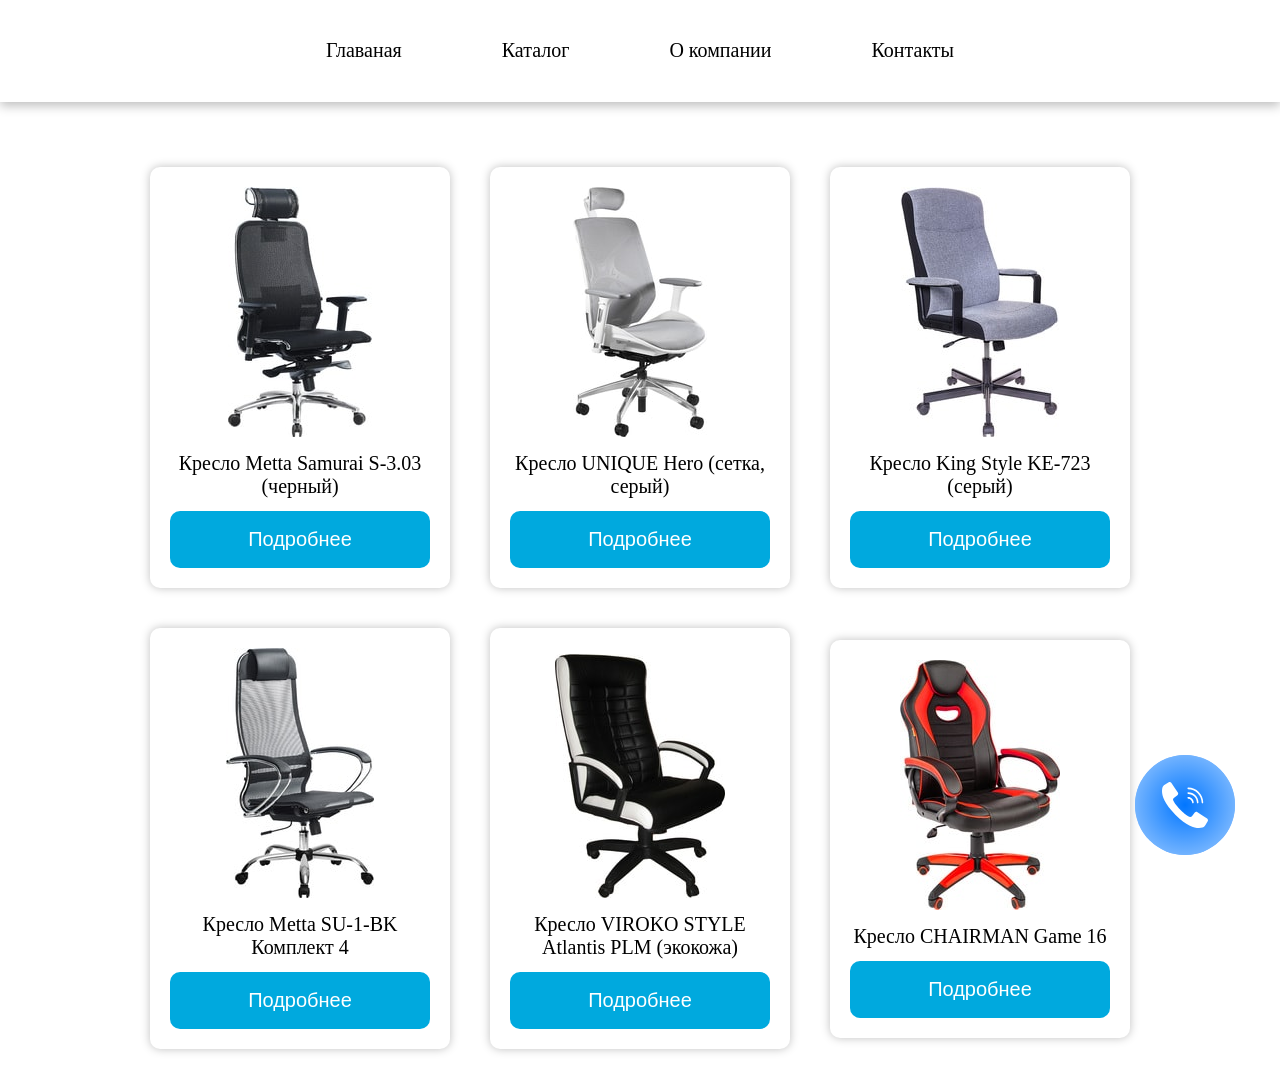
<file: pr10_mod3/index.html>
<!doctype html>
<html lang="en">
<head>
    <meta charset="UTF-8">
    <meta name="viewport"
          content="width=device-width, user-scalable=no, initial-scale=1.0, maximum-scale=1.0, minimum-scale=1.0">
    <meta http-equiv="X-UA-Compatible" content="ie=edge">
    <title>pr2_mod3</title>
    <link rel="stylesheet" href="css/style.css">
</head>
<body>
<header class="header">
        <nav class="menu">
            <ul>
                <li>
                    <a href="#">Главаная</a>
                </li>
                <li>
                    <a href="#">Каталог</a>
                </li>
                <li>
                    <a href="#">О компании</a>
                </li>
                <li>
                    <a href="#">Контакты</a>
                </li>
            </ul>
        </nav>
</header>
<section class="products">
<div class="container">
    <div class="product">
        <div class="product-image">
            <img src="assets/img/image%201.png">
        </div>
        <div class="product-text">Кресло Metta Samurai S-3.03 (черный)</div>
        <div class="product-action">
            <button class="button"><span>Подробнее</span></button>
        </div>
    </div>
    <div class="product">
        <div class="product-image">
            <img src="assets/img/image%202.png">
        </div>
        <div class="product-text">Кресло UNIQUE Hero
            (сетка, серый)
        </div>
        <div class="product-action">
            <button class="button"><span>Подробнее</span></button>
        </div>
    </div>
    <div class="product">
        <div class="product-image">
            <img src="assets/img/image%203.png">
        </div>
        <div class="product-text">Кресло King Style KE-723 (серый)</div>
        <div class="product-action">
            <button class="button"><span>Подробнее</span></button>
        </div>
    </div>
    <div class="product">
        <div class="product-image">
            <img src="assets/img/image%204.png">
        </div>
        <div class="product-text">Кресло Metta SU-1-BK Комплект 4</div>
        <div class="product-action">
            <button class="button"><span>Подробнее</span></button>
        </div>
    </div>
    <div class="product">
        <div class="product-image">
            <img src="assets/img/image%205.png">
        </div>
        <div class="product-text">Кресло VIROKO STYLE Atlantis PLM (экокожа)</div>
        <div class="product-action">
            <button class="button"><span>Подробнее</span></button>
        </div>
    </div>
    <div class="product">
        <div class="product-image">
            <img src="assets/img/image%206.png">
        </div>
        <div class="product-text">Кресло CHAIRMAN Game 16</div>
        <div class="product-action">
            <button class="button"><span>Подробнее</span></button>
        </div>
    </div>
</div>
</section>
<div class="phone">
    <svg width="46" height="46" viewBox="0 0 46 46" fill="none" xmlns="http://www.w3.org/2000/svg">
        <g clip-path="url(#clip0_1_35)">
            <path d="M45.106 36.5774L40.0064 33.1774L35.473 30.1557C34.5981 29.5736 33.4224 29.7644 32.7765 30.5935L29.9713 34.1997C29.3688 34.9822 28.2848 35.2071 27.4207 34.7287C25.5173 33.6699 23.2665 32.673 18.3001 27.7003C13.3338 22.7276 12.3305 20.4831 11.2718 18.5797C10.7933 17.7156 11.0182 16.6317 11.8007 16.0292L15.4069 13.224C16.2359 12.5782 16.4268 11.4025 15.8447 10.5275L12.9159 6.13374L9.42306 0.894476C8.82857 0.00269714 7.63851 -0.265034 6.71942 0.286151L2.69123 2.70274C1.60261 3.34413 0.80238 4.37983 0.456306 5.59514C-0.645255 9.61137 -0.867346 18.471 13.3314 32.6698C27.5301 46.8685 36.389 46.6457 40.4052 45.5441C41.6205 45.1981 42.6562 44.3978 43.2976 43.3091L45.7142 39.281C46.2655 38.3618 45.9977 37.1719 45.106 36.5774Z" fill="white" />
            <path d="M26.1721 7.13775C33.6148 7.14601 39.6464 13.1775 39.6547 20.6204C39.6547 21.0583 40.0097 21.4135 40.4478 21.4135C40.8858 21.4135 41.2409 21.0584 41.2409 20.6204C41.2318 12.3019 34.4906 5.56074 26.1722 5.55157C25.7342 5.55157 25.379 5.90663 25.379 6.34471C25.3789 6.7826 25.734 7.13775 26.1721 7.13775Z" fill="white" />
            <path d="M26.172 11.8963C30.9879 11.9019 34.8904 15.8045 34.896 20.6203C34.896 21.0582 35.2511 21.4134 35.6892 21.4134C36.1272 21.4134 36.4823 21.0583 36.4823 20.6203C36.4758 14.9288 31.8636 10.3166 26.172 10.31C25.7341 10.31 25.3789 10.6651 25.3789 11.1031C25.3789 11.5412 25.734 11.8963 26.172 11.8963Z" fill="white" />
            <path d="M26.1721 16.6548C28.3611 16.6574 30.1349 18.4313 30.1375 20.6203C30.1375 21.0583 30.4926 21.4134 30.9307 21.4134C31.3687 21.4134 31.7238 21.0584 31.7238 20.6203C31.7203 17.5557 29.2368 15.0722 26.1722 15.0687C25.7342 15.0687 25.379 15.4237 25.379 15.8618C25.3789 16.2998 25.734 16.6548 26.1721 16.6548Z" fill="white" />
        </g>
        <defs>
            <clipPath id="clip0_1_35">
                <rect width="46" height="46" fill="white" />
            </clipPath>
        </defs>
    </svg>
</div>
</body>
</html>
</file>
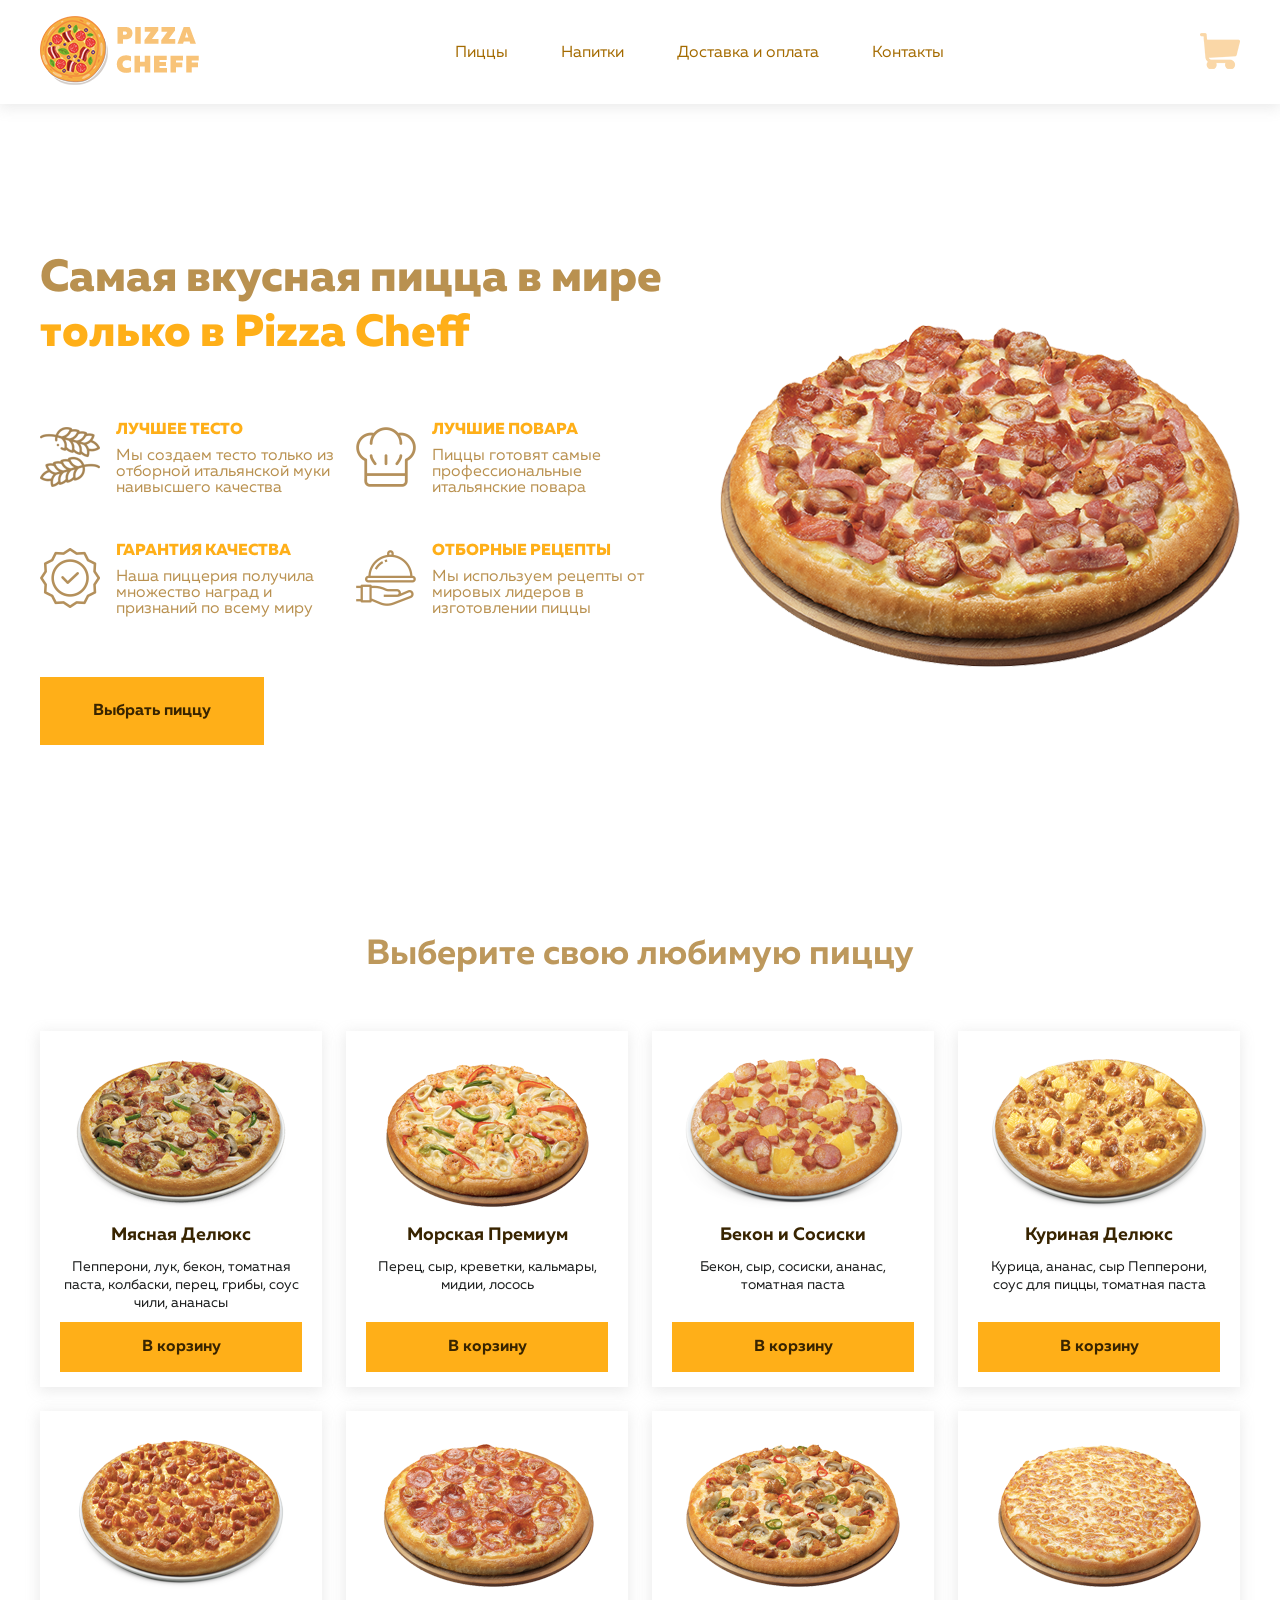
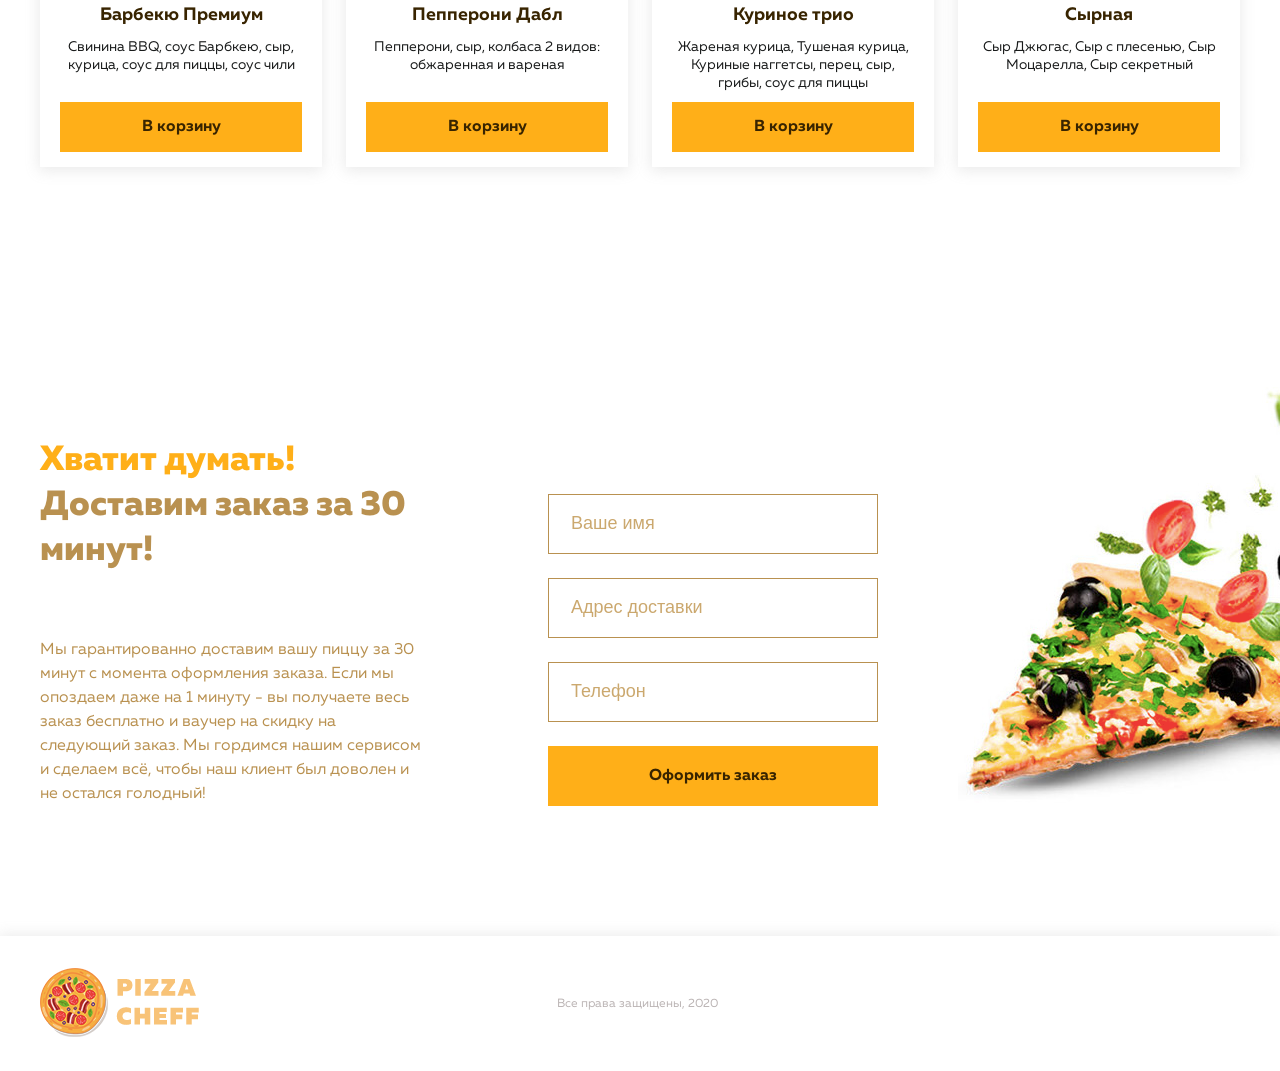
<file: pr8_mod3/index.html>
<!doctype html>
<html lang="en">
<head>
    <meta charset="UTF-8">
    <meta name="viewport"
          content="width=device-width, user-scalable=no, initial-scale=1.0, maximum-scale=1.0, minimum-scale=1.0">
    <meta http-equiv="X-UA-Compatible" content="ie=edge">
    <title>pr7_mod3</title>
    <link rel="stylesheet" href="css/style.css">
    <link rel="stylesheet" href="css/adaptive.css">
    <meta name="viewport" content="width=device-width, initial-scale=1.0">
</head>
<body>
<header class="header">
    <div class="container">
        <div class="burger" id="burger">
            <svg id="Layer_1" enable-background="new 0 0 512 512" height="512" viewBox="0 0 512 512" width="512"
                 xmlns="http://www.w3.org/2000/svg">
                <path d="m464.883 64.267h-417.766c-25.98 0-47.117 21.136-47.117 47.149 0 25.98 21.137 47.117 47.117 47.117h417.766c25.98 0 47.117-21.137 47.117-47.117 0-26.013-21.137-47.149-47.117-47.149z"/>
                <path d="m464.883 208.867h-417.766c-25.98 0-47.117 21.136-47.117 47.149 0 25.98 21.137 47.117 47.117 47.117h417.766c25.98 0 47.117-21.137 47.117-47.117 0-26.013-21.137-47.149-47.117-47.149z"/>
                <path d="m464.883 353.467h-417.766c-25.98 0-47.117 21.137-47.117 47.149 0 25.98 21.137 47.117 47.117 47.117h417.766c25.98 0 47.117-21.137 47.117-47.117 0-26.012-21.137-47.149-47.117-47.149z"/>
            </svg>
        </div>
        <div class="logo">
            <img src="assets/images/logo.png" alt="logo">
        </div>
        <nav class="menu" id="menu">
            <div class="close">
                <svg version="1.1" id="Layer_1" xmlns="http://www.w3.org/2000/svg"
                     xmlns:xlink="http://www.w3.org/1999/xlink" x="0px" y="0px"
                     viewBox="0 0 492 492" style="enable-background:new 0 0 492 492;" xml:space="preserve">
<g>
	<g>
		<path d="M300.188,246L484.14,62.04c5.06-5.064,7.852-11.82,7.86-19.024c0-7.208-2.792-13.972-7.86-19.028L468.02,7.872
			c-5.068-5.076-11.824-7.856-19.036-7.856c-7.2,0-13.956,2.78-19.024,7.856L246.008,191.82L62.048,7.872
			c-5.06-5.076-11.82-7.856-19.028-7.856c-7.2,0-13.96,2.78-19.02,7.856L7.872,23.988c-10.496,10.496-10.496,27.568,0,38.052
			L191.828,246L7.872,429.952c-5.064,5.072-7.852,11.828-7.852,19.032c0,7.204,2.788,13.96,7.852,19.028l16.124,16.116
			c5.06,5.072,11.824,7.856,19.02,7.856c7.208,0,13.968-2.784,19.028-7.856l183.96-183.952l183.952,183.952
			c5.068,5.072,11.824,7.856,19.024,7.856h0.008c7.204,0,13.96-2.784,19.028-7.856l16.12-16.116
			c5.06-5.064,7.852-11.824,7.852-19.028c0-7.204-2.792-13.96-7.852-19.028L300.188,246z"/>
	</g>
</g>
</svg>
            </div>
            <ul>
                <li class="menu-item">
                    <a href="#products">Пиццы</a>
                </li>
                <li class="menu-item">
                    <a href="#">Напитки</a>
                </li>
                <li class="menu-item">
                    <a href="#order">Доставка и оплата</a>
                </li>
                <li class="menu-item">
                    <a href="#">Контакты</a>
                </li>
            </ul>
        </nav>
        <div class="cart">
            <img src="assets/images/cart.png" alt="cart">
        </div>
    </div>
</header>
<section class="main">
    <div class="container">
        <div class="main-info">
            <h1 class="double-title">
                Самая вкусная пицца в мире
                <span>только в Pizza Cheff</span>
            </h1>
            <div class="main-advantages">
                <div class="advantage">
                    <div class="advantage-image">
                        <img src="assets/images/hop.png" alt="hop">
                    </div>
                    <div class="advantage-text">
                        <div class="advantage-title">Лучшее тесто</div>
                        <div class="advantage-description">Мы создаем тесто только из
                            отборной итальянской муки
                            наивысшего качества
                        </div>
                    </div>
                </div>
                <div class="advantage">
                    <div class="advantage-image">
                        <img src="assets/images/kitchen-pack.png" alt="kitchen-pack">
                    </div>
                    <div class="advantage-text">
                        <div class="advantage-title">лучшие повара</div>
                        <div class="advantage-description">Пиццы готовят самые
                            профессиональные
                            итальянские повара
                        </div>
                    </div>
                </div>
                <div class="advantage">
                    <div class="advantage-image">
                        <img src="assets/images/seo-and-web.png" alt="seo-and-web">
                    </div>
                    <div class="advantage-text">
                        <div class="advantage-title">гарантия качества</div>
                        <div class="advantage-description">Наша пиццерия получила
                            множество наград и
                            признаний по всему миру
                        </div>
                    </div>
                </div>
                <div class="advantage">
                    <div class="advantage-image">
                        <img src="assets/images/holidays.png" alt="holidays">
                    </div>
                    <div class="advantage-text">
                        <div class="advantage-title">отборные рецепты</div>
                        <div class="advantage-description">Мы используем рецепты
                            от мировых лидеров
                            в изготовлении пиццы
                        </div>
                    </div>
                </div>
            </div>
            <div class="main-action">
                <button class="btn">Выбрать пиццу</button>
            </div>
        </div>
        <div class="main-image">
            <img src="assets/images/pizza_big.png" alt="pizza">
        </div>
    </div>
</section>
<section class="products" id="products">
    <div class="container">
        <h2 class="products-title">Выберите свою любимую пиццу </h2>
        <div class="products-items">
            <div class="product">
                <div class="product-image">
                    <img src="assets/images/Layer%202.png" alt="Layer">
                </div>
                <div class="product-title">Мясная Делюкс</div>
                <div class="product-text">Пепперони, лук, бекон, томатная паста, колбаски, перец, грибы, соус чили,
                    ананасы
                </div>
                <div class="product-action">
                    <button class="btn">В корзину</button>
                </div>
            </div>
            <div class="product">
                <div class="product-image">
                    <img src="assets/images/Layer%203.png" alt="Layer">
                </div>
                <div class="product-title">Морская Премиум</div>
                <div class="product-text">Перец, сыр, креветки, кальмары, мидии, лосось</div>
                <div class="product-action">
                    <button class="btn">В корзину</button>
                </div>
            </div>
            <div class="product">
                <div class="product-image">
                    <img src="assets/images/Layer%204.png" alt="Layer">
                </div>
                <div class="product-title">Бекон и Сосиски</div>
                <div class="product-text">Бекон, сыр, сосиски, ананас, томатная паста</div>
                <div class="product-action">
                    <button class="btn">В корзину</button>
                </div>
            </div>
            <div class="product">
                <div class="product-image">
                    <img src="assets/images/Layer%205.png" alt="Layer">
                </div>
                <div class="product-title">Куриная Делюкс</div>
                <div class="product-text">Курица, ананас, сыр Пепперони, соус для пиццы, томатная паста</div>
                <div class="product-action">
                    <button class="btn">В корзину</button>
                </div>
            </div>
            <div class="product">
                <div class="product-image">
                    <img src="assets/images/Layer%206.png" alt="Layer">
                </div>
                <div class="product-title">Барбекю Премиум</div>
                <div class="product-text">Свинина BBQ, соус Барбкею, сыр, курица, соус для пиццы, соус чили</div>
                <div class="product-action">
                    <button class="btn">В корзину</button>
                </div>
            </div>
            <div class="product">
                <div class="product-image">
                    <img src="assets/images/Layer%207.png" alt="Layer">
                </div>
                <div class="product-title">Пепперони Дабл</div>
                <div class="product-text">Пепперони, сыр, колбаса 2 видов: обжаренная и вареная</div>
                <div class="product-action">
                    <button class="btn">В корзину</button>
                </div>
            </div>
            <div class="product">
                <div class="product-image">
                    <img src="assets/images/Layer%208.png" alt="Layer">
                </div>
                <div class="product-title">Куриное трио</div>
                <div class="product-text">Жареная курица, Тушеная курица, Куриные наггетсы, перец, сыр, грибы, соус для
                    пиццы
                </div>
                <div class="product-action">
                    <button class="btn">В корзину</button>
                </div>
            </div>
            <div class="product">
                <div class="product-image">
                    <img src="assets/images/Layer%209.png" alt="Layer">
                </div>
                <div class="product-title">Сырная</div>
                <div class="product-text">Сыр Джюгас, Сыр с плесенью, Сыр Моцарелла, Сыр секретный</div>
                <div class="product-action">
                    <button class="btn">В корзину</button>
                </div>
            </div>
        </div>
    </div>
</section>
<section class="order" id="order">
    <div class="container">
        <div class="order-text">
            <div class="order-text-title double-title">
                <span>Хватит думать!</span>Доставим заказ за 30 минут!
            </div>
            <div class="order-text-message">
                Мы гарантированно доставим вашу пиццу за 30 минут с момента оформления заказа. Если мы опоздаем даже на
                1 минуту - вы получаете весь заказ бесплатно и ваучер на скидку на следующий заказ. Мы гордимся нашим
                сервисом и сделаем всё, чтобы наш клиент был доволен и не остался голодный!
            </div>
        </div>
        <div class="order-form">
            <input type="text" class="order-input" placeholder="Ваше имя">
            <input type="text" class="order-input" placeholder="Адрес доставки">
            <input type="text" class="order-input" placeholder="Телефон">
            <button class="btn">Оформить заказ</button>
        </div>
        <div class="order-image">
            <img src="assets/images/pizza.png" alt="pizza">
        </div>
    </div>
</section>
<footer class="footer">
    <div class="container">
        <div class="logo">
            <img src="assets/images/logo.png" alt="logo">
        </div>
        <div class="rights">Все права защищены, 2020</div>
    </div>
</footer>
<script>
    document.getElementById('burger').onclick = function () {
        document.getElementById('menu').classList.add('open');
    }

    document.querySelectorAll('#menu').forEach((item) => {
        item.onclick = () => {
            document.getElementById('menu').classList.remove('open');
        }
    })
</script>
</body>
</html>
</file>
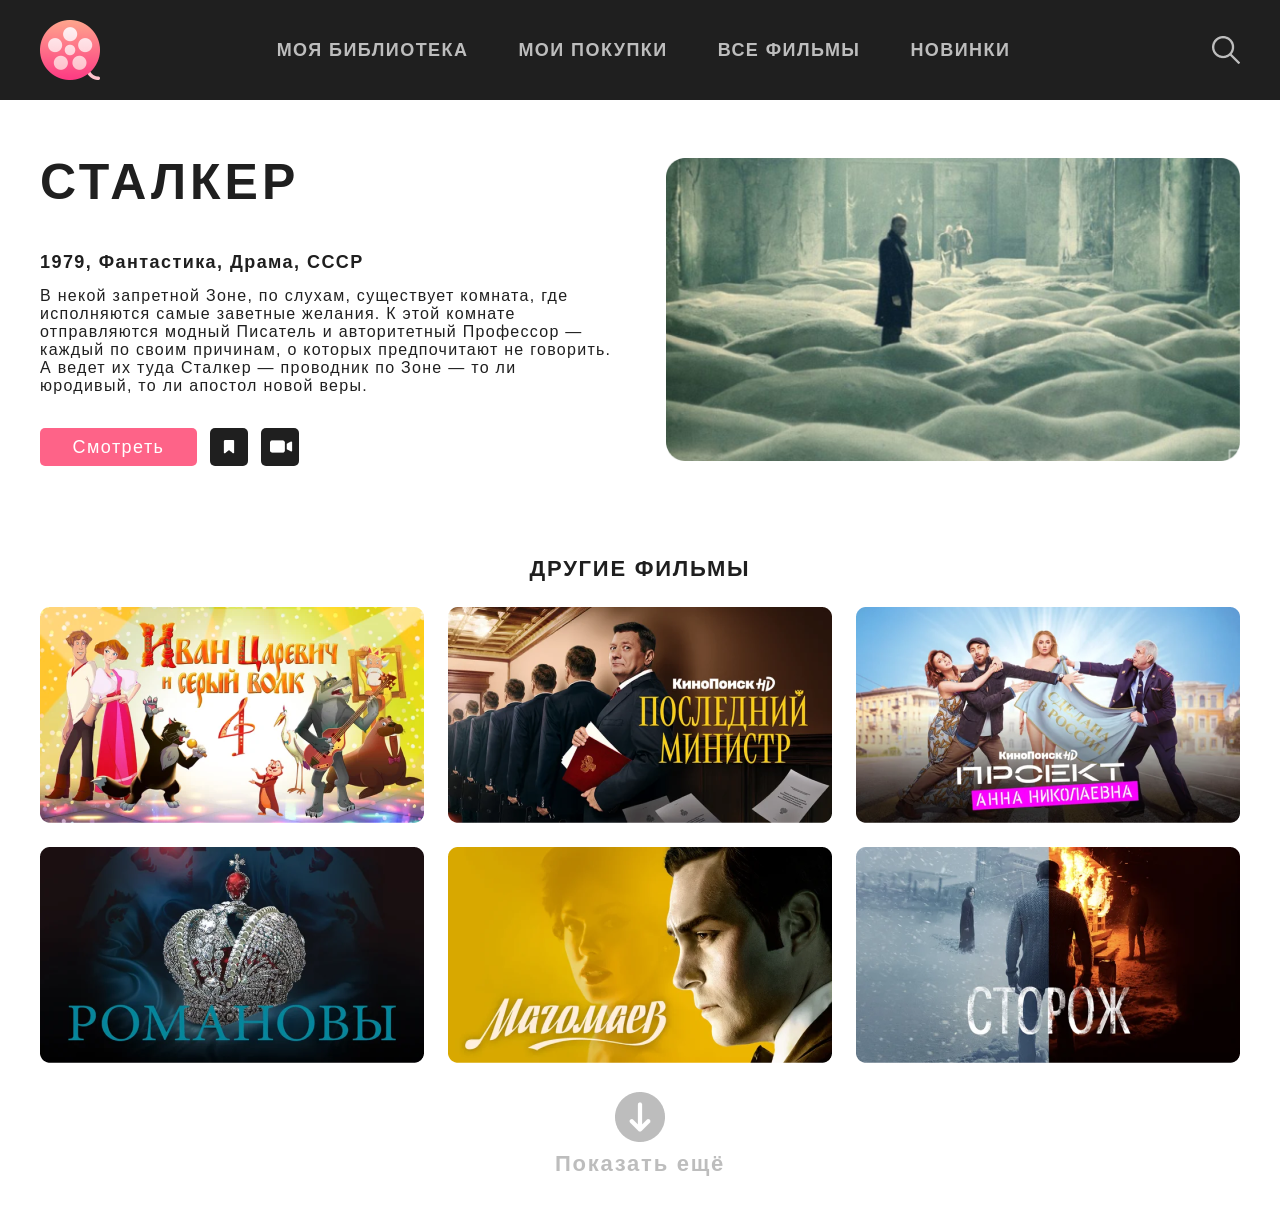
<file: pr9_mod3/index.html>
<!doctype html>
<html lang="en">
<head>
    <meta charset="UTF-8">
    <meta name="viewport"
          content="width=device-width, user-scalable=no, initial-scale=1.0, maximum-scale=1.0, minimum-scale=1.0">
    <meta http-equiv="X-UA-Compatible" content="ie=edge">
    <title>pr2_mod3</title>
    <link rel="stylesheet" href="css/style.css">
    <link rel="stylesheet" href="css/adaptive.css">
    <meta name="viewport" content="width=device-width, initial-scale=1">
</head>
<body>
<header class="header">
    <div class="container">
        <div class="burger">☰</div>
        <a href="#" class="logo">
            <img src="assets/img/technology.png" alt="logo">
        </a>
        <nav class="menu">
            <ul>
                <li>
                    <a href="#">моя библиотека</a>
                </li>
                <li>
                    <a href="#">мои покупки</a>
                </li>
                <li>
                    <a href="#">Все фильмы</a>
                </li>
                <li>
                    <a href="#">Новинки</a>
                </li>
            </ul>
        </nav>
        <a href="#" class="header-search">
            <img src="assets/img/icon.png" alt="vector">
        </a>
    </div>
</header>
<section class="main">
    <div class="container">
        <h1>Сталкер</h1>
        <div class="main-info-text">1979, фантастика, драма, СССР
        </div>
        <div class="main-info-description">В некой запретной Зоне, по слухам, существует комната, где исполняются самые
            заветные желания. К этой комнате отправляются модный Писатель и авторитетный Профессор — каждый по своим
            причинам, о которых предпочитают не говорить. А ведет их туда Сталкер — проводник по Зоне — то ли юродивый,
            то ли апостол новой веры.
        </div>
        <div class="main-img">
            <img src="assets/img/stalker.png" alt="сталкер">
        </div>

    <div class="main-actions">
        <a href="#" class="button button-pink">Смотреть</a>
        <a href="#" class="button button-black button-black-bookmark"><img src="assets/img/bookmark.png" alt="закладка"></a>
        <a href="#" class="button button-black button-black-camera"><img src="assets/img/camera.png" alt="камера"></a>
    </div>
    </div>

</section>
<section class="films">
    <div class="container">
        <h2>
            Другие фильмы
        </h2>
        <div class="films-items">
            <a href="#" class="films-item">
                <img src="assets/img/image1.png" alt="film1">
            </a>
            <a href="#" class="films-item">
                <img src="assets/img/image2.png" alt="film2">
            </a>
            <a href="#" class="films-item">
                <img src="assets/img/image3.png" alt="film3">
            </a>
            <a href="#" class="films-item">
                <img src="assets/img/image4.png" alt="film4">
            </a>
            <a href="#" class="films-item">
                <img src="assets/img/image5.png" alt="film5">
            </a>
            <a href="#" class="films-item">
                <img src="assets/img/image6.png" alt="film6">
            </a>
        </div>
        <div class="films-more">
            <img src="assets/img/arrows.png" alt="стелка">
            <div class="show-more">Показать ещё</div>
        </div>
    </div>
</section>
</body>
</html>
</file>
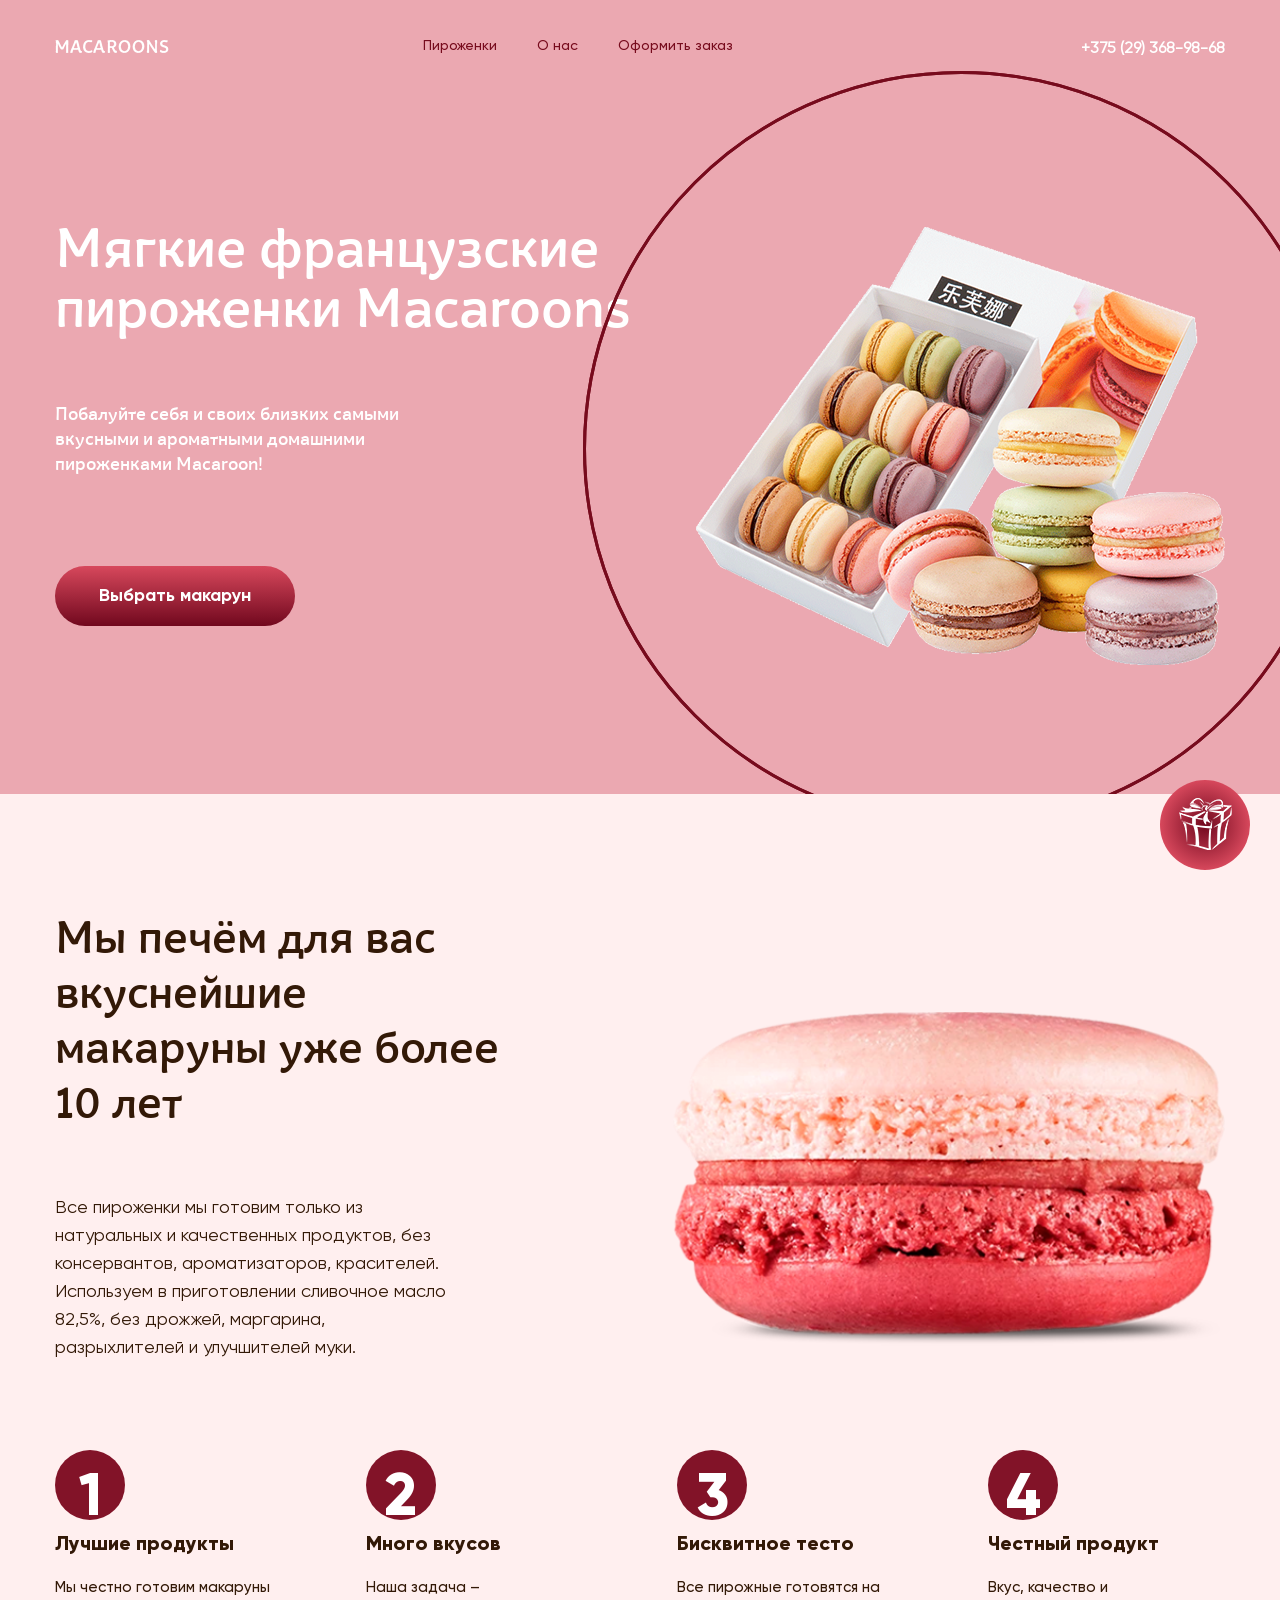
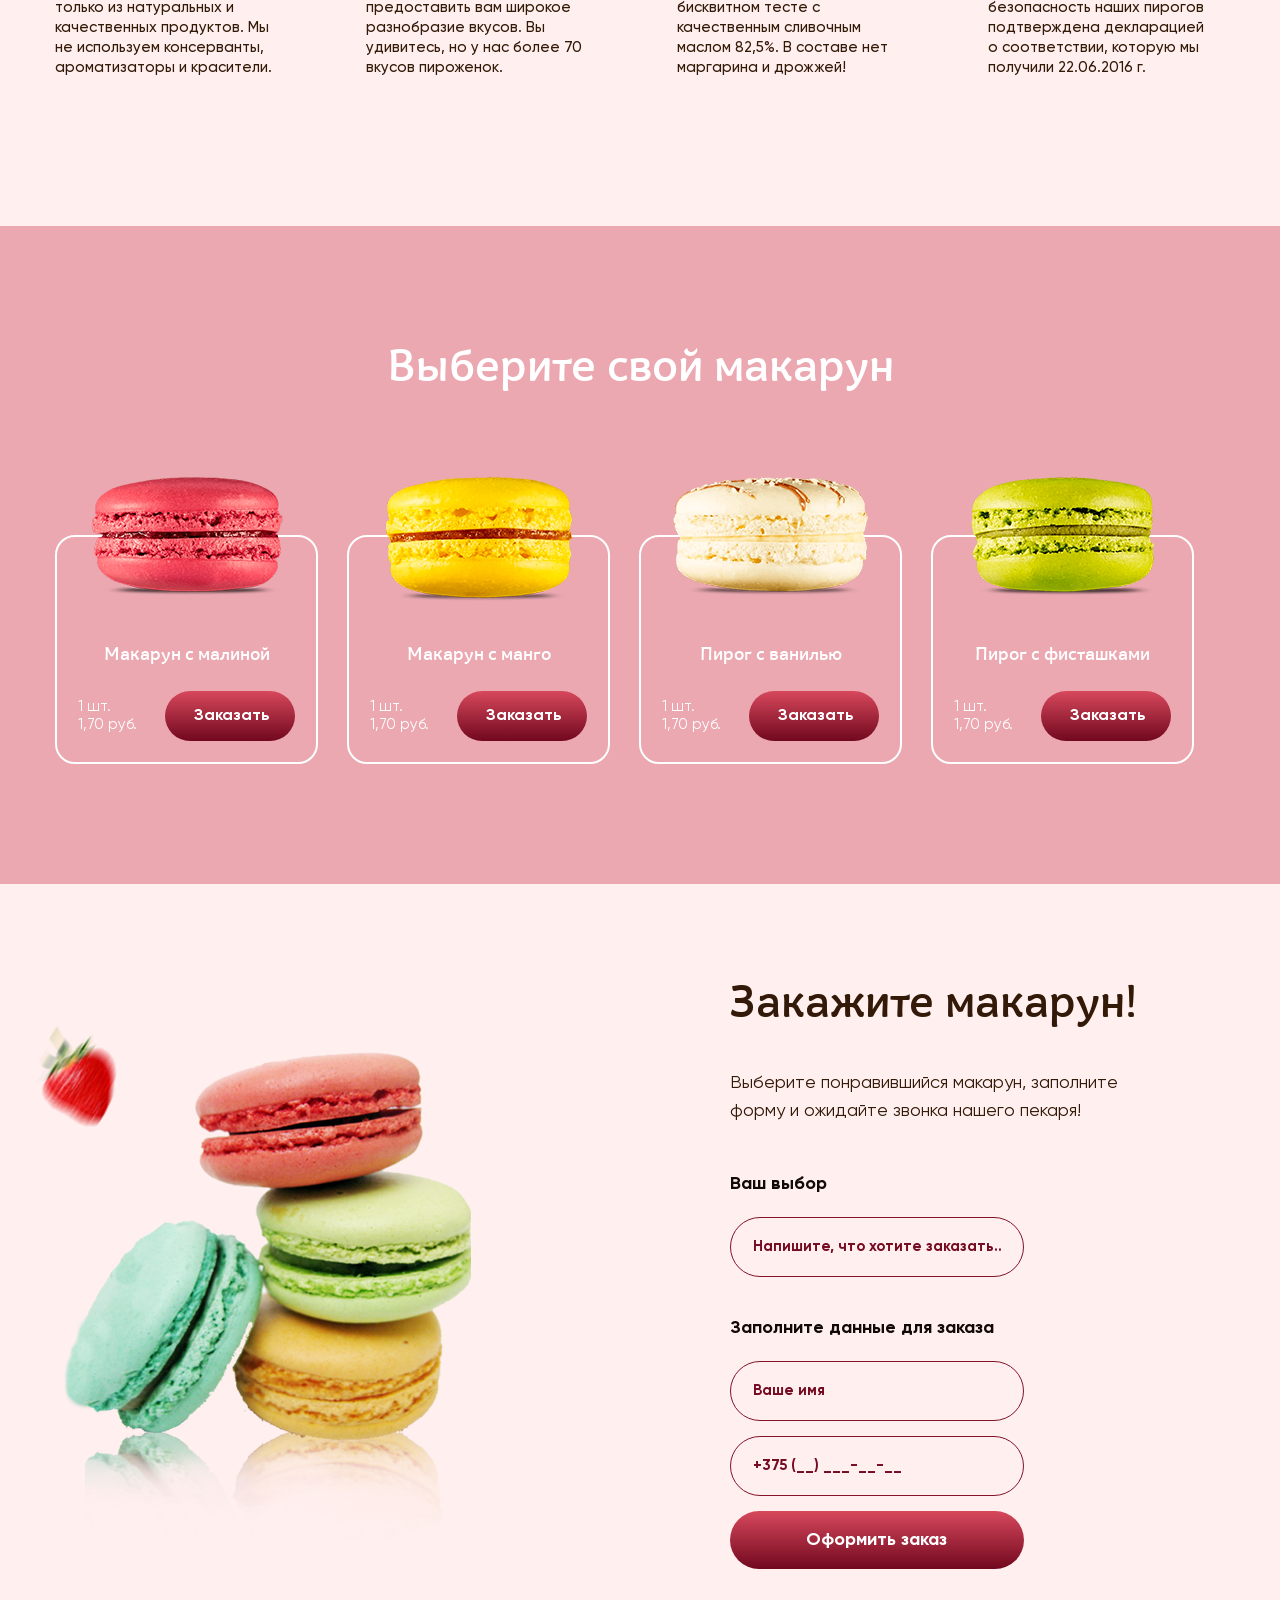
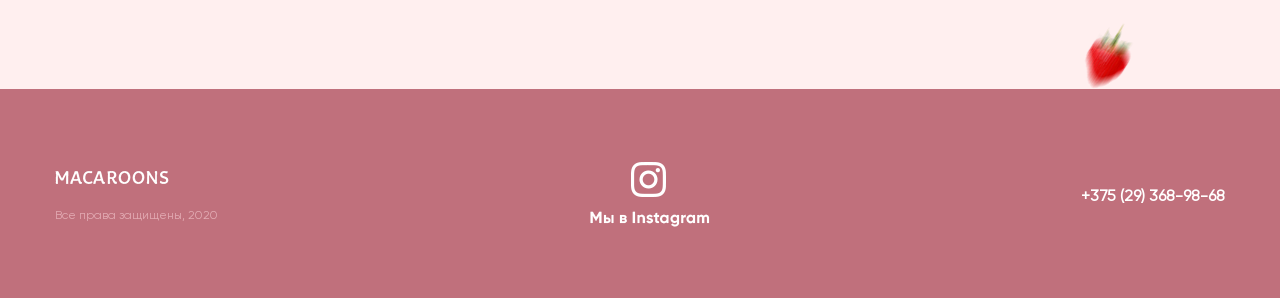
<file: dz5_mod3/macaroons/index.html>
<!doctype html>
<html lang="en">
<head>
    <meta charset="UTF-8">
    <meta name="viewport"
          content="width=device-width, user-scalable=no, initial-scale=1.0, maximum-scale=1.0, minimum-scale=1.0">
    <meta http-equiv="X-UA-Compatible" content="ie=edge">
    <title>Macaroons</title>
    <link rel="stylesheet" href="css/style.css">
    <link rel="stylesheet" href="css/adaptive.css">
</head>
<body>
<section class="promo">
    <section class="container">
        <header class="header">

            <article class="logo">
                <a href="#">
                    <picture>
                        <img src="assets/images/macaroons.png" alt="logo">
                    </picture>
                </a>
            </article>
            <nav class="menu" id="menu">
                <div class="menu__close">
                    <svg version="1.1" xmlns="http://www.w3.org/2000/svg"
                         xmlns:xlink="http://www.w3.org/1999/xlink" x="0px" y="0px"
                         viewBox="0 0 492 492" style="enable-background:new 0 0 492 492;" xml:space="preserve">
                    <g>
                        <g>
                            <path d="M300.188,246L484.14,62.04c5.06-5.064,7.852-11.82,7.86-19.024c0-7.208-2.792-13.972-7.86-19.028L468.02,7.872
                                c-5.068-5.076-11.824-7.856-19.036-7.856c-7.2,0-13.956,2.78-19.024,7.856L246.008,191.82L62.048,7.872
                                c-5.06-5.076-11.82-7.856-19.028-7.856c-7.2,0-13.96,2.78-19.02,7.856L7.872,23.988c-10.496,10.496-10.496,27.568,0,38.052
                                L191.828,246L7.872,429.952c-5.064,5.072-7.852,11.828-7.852,19.032c0,7.204,2.788,13.96,7.852,19.028l16.124,16.116
                                c5.06,5.072,11.824,7.856,19.02,7.856c7.208,0,13.968-2.784,19.028-7.856l183.96-183.952l183.952,183.952
                                c5.068,5.072,11.824,7.856,19.024,7.856h0.008c7.204,0,13.96-2.784,19.028-7.856l16.12-16.116
                                c5.06-5.064,7.852-11.824,7.852-19.028c0-7.204-2.792-13.96-7.852-19.028L300.188,246z"/>
                        </g>
                    </g>
                    </svg>
                </div>
                <ul class="menu__list">
                    <li class="menu__item"><a href="#choice">Пироженки</a></li>
                    <li class="menu__item"><a href="#about">О нас</a></li>
                    <li class="menu__item"><a href="#order">Оформить заказ</a></li>
                </ul>
            </nav>
            <article class="number header__number">+375 (29) 368-98-68</article>
            <article class="header__burger" id="burger">
                <figure></figure>
                <figure></figure>
                <figure></figure>
            </article>
        </header>
        <section class="intro">
            <h1 class="intro__title">Мягкие французские
                пироженки Macaroons</h1>
            <p class="intro__description">Побалуйте себя и своих близких самыми вкусными и ароматными домашними
                пироженками Macaroon!</p>
            <button class="btn intro__btn">Выбрать макарун</button>
            <article class="intro__image">
                <picture>
                    <img src="assets/images/main-image.png" alt="macaroons">
                </picture>
            </article>
        </section>
    </section>
</section>
<section class="about" id="about">
    <article class="container">
        <h2 class="about__title">Мы печём для вас
            вкуснейшие макаруны
            уже более 10 лет</h2>
        <p class="about__description">Все пироженки мы готовим только из натуральных и качественных продуктов, без
            консервантов, ароматизаторов, красителей. Используем в приготовлении сливочное масло 82,5%, без дрожжей,
            маргарина, разрыхлителей и улучшителей муки.</p>
        <div class="about__image">
            <picture>
                <img src="assets/images/pink-macaroon.png">
            </picture>
        </div>
        <ul class="advantages">
            <li class="advantages__item">
                <div class="advantages__number">
                    <p>1</p>
                </div>
                <p class="advantages__title">Лучшие продукты</p>
                <p class="advantages__text">Мы честно готовим макаруны только из натуральных и качественных продуктов.
                    Мы не используем консерванты, ароматизаторы и красители.</p>
            </li>
            <li class="advantages__item">
                <div class="advantages__number">
                    <p>2</p>
                </div>
                <p class="advantages__title">Много вкусов</p>
                <p class="advantages__text">Наша задача – предоставить вам широкое разнобразие вкусов. Вы удивитесь, но
                    у нас более 70 вкусов пироженок.</p>
            </li>
            <li class="advantages__item">
                <div class="advantages__number">
                    <p>3</p>
                </div>
                <p class="advantages__title">Бисквитное тесто</p>
                <p class="advantages__text">Все пирожные готовятся на бисквитном тесте с качественным сливочным маслом
                    82,5%. В составе нет маргарина и дрожжей!</p>
            </li>
            <li class="advantages__item">
                <div class="advantages__number">
                    <p>4</p>
                </div>
                <p class="advantages__title">Честный продукт</p>
                <p class="advantages__text">Вкус, качество и безопасность наших пирогов подтверждена декларацией о
                    соответствии, которую мы получили 22.06.2016 г.</p>
            </li>
        </ul>
    </article>
</section>
<section class="choice" id="choice">
    <article class="container">
        <h2>Выберите свой макарун</h2>
        <section class="choice__catalog">
            <article class="choice__item">
                <div class="choice__image">
                    <picture>
                        <img src="assets/images/choice1.png" alt="macaroons">
                    </picture>
                </div>
                <p class="choice__title">Макарун с малиной</p>
                <article class="choice__info"><p>1 шт.</p>
                    <p>1,70 руб.</p></article>
                <button class="btn choice__btn">Заказать</button>
            </article>
            <article class="choice__item">
                <div class="choice__image">
                    <picture>
                        <img src="assets/images/choice2.png" alt="macaroons">
                    </picture>
                </div>
                <p class="choice__title">Макарун с манго</p>
                <article class="choice__info"><p>1 шт.</p>
                    <p>1,70 руб.</p></article>
                <button class="btn choice__btn">Заказать</button>
            </article>
            <article class="choice__item">
                <div class="choice__image">
                    <picture>
                        <img src="assets/images/choice3.png" alt="macaroons">
                    </picture>
                </div>
                <p class="choice__title">Пирог с ванилью</p>
                <article class="choice__info"><p>1 шт.</p>
                    <p>1,70 руб.</p></article>
                <button class="btn choice__btn">Заказать</button>
            </article>
            <article class="choice__item">
                <div class="choice__image">
                    <picture>
                        <img src="assets/images/choice4.png" alt="macaroons">
                    </picture>
                </div>
                <p class="choice__title">Пирог с фисташками</p>
                <article class="choice__info"><p>1 шт.</p>
                    <p>1,70 руб.</p></article>
                <button class="btn choice__btn">Заказать</button>
            </article>
        </section>
    </article>
</section>
<section class="order" id="order">
    <article class="container">
        <section class="order__image">
            <picture>
                <img class="strawberry" src="assets/images/клубника.png" alt="клубника">
            </picture>
            <picture>
                <img class="macaroon-img" src="assets/images/macaron_order.png" alt="macaron">
            </picture>
        </section>
        <h2 class="order__title">Закажите макарун!</h2>
        <p class="order__description">Выберите понравившийся макарун, заполните форму и ожидайте звонка нашего
            пекаря!</p>

        <section class="order__form">

            <form action="#">
                <label class="order__label" for="content">Ваш выбор</label>
                <input class="order__input order__input-content" type="text" id="content"
                       placeholder="Напишите, что хотите заказать...">
                <fieldset>
                    <legend class="order__label">Заполните данные для заказа</legend>
                    <input class="order__input" type="text" id="name" placeholder="Ваше имя">
                    <input class="order__input" type="number" id="number" placeholder="+375 (__) ___-__-__">
                </fieldset>
                <button class="btn order__btn">Оформить заказ</button>
            </form>
            <div class="order__form-img">
                <picture>
                    <img src="assets/images/клубника2.png" alt="клубника">
                </picture>
            </div>
        </section>
    </article>
</section>
<article class="footer__present">
    <div class="footer__present-info">Оформите заказ
        и получите подарок!
    </div>

    <button class="footer__btn-present">
        <picture>
            <img src="assets/images/present.png" alt="present">
        </picture>
    </button>
</article>
<footer class="footer">
    <div class="container">
        <section class="footer__logo-rights">
            <article class="logo">
                <a href="#">
                    <picture>
                        <img src="assets/images/macaroons.png" alt="logo">
                    </picture>
                </a>
            </article>
            <p class="footer__rights">Все права защищены, 2020</p>
        </section>
        <article class="footer__instagram">
            <a href="#">
                <picture>
                    <img src="assets/images/Мы%20в%20Instagram.png" alt="instagram">
                </picture>
            </a>
        </article>
        <article class="number">+375 (29) 368-98-68</article>
    </div>
</footer>
<script>
    document.getElementById('burger').onclick = function () {
        document.getElementById('menu').classList.add('open');
    }

    document.querySelectorAll('#menu *').forEach((item) => {
        item.onclick = () => {
            document.getElementById('menu').classList.remove('open');
        }
    })
</script>
</body>
</html>
</file>
<file: pr10_mod3/css/style.css>
*{
    padding: 0;
    margin: 0;
}
.body{
    font-family: "Roboto", sans-serif;
    background-color: #F9F9F9;
}
.header{
    box-shadow: 0 4px 10px 0 rgba(0, 0, 0, 0.25);
    background: #fff;
    text-align: center;
    padding: 39px 0 30px 0;
}
.menu ul{
    display: flex;
    list-style: none;
    justify-content: center;
}
.menu ul a{
    text-decoration: none;
    font-size: 20px;
    text-align: center;
    color: #000;

}
.menu ul li{
    border-bottom: 2px solid transparent;
    padding-bottom: 8px;
    margin: 0 50px;
    transition: all .5s ease;
}
.menu ul li:hover{
    border-bottom: 2px solid #000;
    transform: scale(1.1);

}
.products{
    padding: 25px 0 37px 0;
}
.product{
    box-shadow: 0 0 10px 0 rgba(0, 0, 0, 0.25);
    background: #fff;
    border-radius: 10px;
    width: 300px;
    padding: 20px;
    box-sizing: border-box;
    text-align: center;
    margin-top: 40px;
    transition: all .5s ease;
}
.product:hover{
    box-shadow: 0 0 20px 0 rgba(0, 0, 0, 0.45);
}
.product-image{
    height: 250px;
    display: flex;
    align-items: flex-end;
    justify-content: center;
}
.product-text{
    font-size: 20px;
    color: #000;
    line-height: 23px;
    margin: 15px 0 13px 0;
}
.button{
    border-radius: 10px;
    width: 260px;
    height: 57px;
    background: #00a9de;
    font-size: 20px;
    color: #fff;
    padding: 17px;
    box-sizing: border-box;
    border: 0;
    position: relative;
    overflow: hidden;
}
.product-action .button::after{
    content: '';
    width: 100%;
    height: 100%;
    background: #005d79;
    position: absolute;
    top: 0;
    left: 0;
    border-radius: 10px;
    transform: translate(0, 100%);
    transition: all .3s;
}
.product-action .button:hover::after{
    transform: translate(0, 0);
}
.product-action .button > span{
    z-index: 2;
    position: relative;
}
.container{
    max-width: 980px;
    margin: 0 auto;
    display: flex;
    justify-content: space-between;
    align-items: center;
    flex-wrap: wrap;
}
.phone{
    border-radius: 50%;
    background: radial-gradient(50% 50% at 50% 50%, #0176ff 0%, #72b3ff 100%);
    width: 100px;
    height: 100px;
    position: fixed;
    bottom: 45px;
    right: 45px;
    display: flex;
    justify-content: center;
    align-items: center;
    animation: pulse 1s infinite;
}
.phone::before{
    content: '';
    position: absolute;
    width: 100%;
    height: 100%;
    border-radius: 50%;
    z-index: -1;
    animation: pulse2 1s infinite;
    background: radial-gradient(50% 50% at 50% 50%, #0176ff 0%, #72b3ff 100%);
}

@keyframes pulse{
0%{
    transform: scale(1);
}
    50%{
        transform: scale(1.1);
    }
    100%{
        transform: scale(1);
    }
}
@keyframes pulse2{
    0%{
        transform: scale(1);
        opacity: 1;
    }
    100%{
        transform: scale(2);
        opacity: 0;
    }
}
</file>
<file: pr8_mod3/css/style.css>
* {
    margin: 0;
    padding: 0;
}
html{
    scroll-behavior: smooth;
}
@font-face {
    font-family: Muller;
    src: url("../assets/fonts/MullerRegular.otf");
}

@font-face {
    font-family: MullerBold;
    src: url("../assets/fonts/MullerBold.otf");
}

@font-face {
    font-family: MullerExtraBold;
    src: url("../assets/fonts/MullerExtraBold.otf");
}

body {
    font-family: Muller, sans-serif;
}

.header {
    background-color: rgb(255, 255, 255);
    box-shadow: 0px 3px 13.8px 1.2px rgba(152, 152, 152, 0.2);
}

.container {
    max-width: 1200px;
    padding: 16px 0 15px 0;
    margin: 0 auto;
}

.header .container {
    display: flex;
    align-items: center;
    justify-content: space-between;
}

.menu {

}

.menu ul {
    list-style: none;
    display: flex;
    width: 489px;
    justify-content: space-between;
}

.menu-item a {
    text-decoration: none;
    font-size: 16px;
    color: rgb(164, 107, 0);
    line-height: 1;
}

.main {
    margin: 132px 0 81px 0;
}

.main .container {
    display: flex;
    align-items: center;
    justify-content: space-between;
}

.main-info {
    max-width: 622px;
}

.main-info h1 {
    font-size: 45px;
    font-family: "MullerExtraBold";
    line-height: 1.222;
}


.double-title {
    color: rgb(185, 145, 80);
}

.double-title span {
    color: #ffaf18;
}

.main-advantages {
    margin-top: 13px;
    display: flex;
    flex-wrap: wrap;
    justify-content: space-between;
}

.advantage {
    max-width: 306px;
    display: flex;
    align-items: center;
    justify-content: space-between;
    margin-top: 47px;
}

.advantage-text {
    margin-left: 16px;
}

.advantage-title {
    font-size: 16px;
    font-family: MullerExtraBold, sans-serif;
    color: rgb(255, 175, 24);
    text-transform: uppercase;
    margin-bottom: 10px;
}

.advantage-description {
    font-size: 16px;
    color: rgb(185, 145, 80);
}

.main-action {
    margin-top: 60px;
}

.btn {
    width: 224px;
    height: 68px;
    outline: none;
    border: 0;
    cursor: pointer;
    padding: 22px;
    box-sizing: border-box;
    background-color: rgb(255, 175, 24);
    font-size: 16px;
    font-family: MullerBold, sans-serif;
    color: rgb(56, 36, 0);
}

.products {
    padding: 80px 0 120px 0;
}

.products-title {
    font-size: 35px;
    font-family: "MullerBold", sans-serif;
    color: rgb(189, 152, 92);
    text-align: center;
}

.products-items {
    display: flex;
    margin-top: 35px;
    justify-content: space-between;
    flex-wrap: wrap;
}

.product {
    width: 282px;
    background-color: rgb(255, 255, 255);
    box-shadow: 0px 3px 13.8px 1.2px rgba(152, 152, 152, 0.2);
    text-align: center;
    padding: 15px 20px;
    box-sizing: border-box;
    margin-top: 24px;
}

.product-image {
    height: 180px;
    display: flex;
    align-items: center;
    justify-content: center;
}

.product-title {
    font-size: 18px;
    font-family: "MullerBold", sans-serif;
    color: rgb(56, 36, 0);
}

.product-text {
    font-size: 14px;
    color: rgb(24, 26, 26);
    line-height: 1.286;
    height: 49px;
    margin: 14px 0 15px 0;
}

.product-action .btn {
    width: 242px;
    height: 50px;
    padding: 17px;
}

.order {
    padding: 120px 0 115px 0;
    overflow: hidden;
}

.order .container {
    display: flex;
    align-items: flex-end;
    justify-content: space-between;
}

.order-text {
    max-width: 384px;
}

.order-text-title {
    font-size: 35px;
    font-family: MullerExtraBold, sans-serif;
    line-height: 1.286;
    text-align: left;
    margin-bottom: 65px;
}

.order-text-message {
    font-size: 16px;
    color: rgb(185, 145, 80);
    line-height: 1.5;
}
.order-form{
    margin-left: 122px;
    max-width: 330px;
}
.order-input {
    border-width: 1px;
    border-color: rgb(185, 145, 80);
    border-style: solid;
    background-color: rgb(255, 255, 255);
    width: 330px;
    font-size: 18px;
    color: rgb(119, 94, 49);
    padding: 23px 22px 24px 22px;
    margin-bottom: 24px;
    box-sizing: border-box;
    height: 60px;
    outline: none;
}
.order-input::placeholder {
    color: rgb(203, 168, 110);
}
.order .btn{
    width: 330px;
    height: 60px;
}
.order-image{
    width: 282px;
    position: relative;
    margin-left: 78px;
}
.order-image img{
    position: absolute;
    bottom: -35px;
    left: 0
}

.footer{
        background-color: rgb(255, 255, 255);
        box-shadow: 0px 0px 13.8px 1.2px rgba(152, 152, 152, 0.2);
    padding: 16px 0 15px 0;
}
.footer .container {
    display: flex;
    align-items: center;
}
.rights{
        font-size: 12px;
        color: rgb(186, 179, 179);
    margin-left: 358px;
}
.burger{
    display: none;
}
.close{
    display: none;
}
</file>
<file: pr8_mod3/css/adaptive.css>
/*1024-1229*/
@media screen and (max-width: 1229px) {
    .container {
        padding-left: 15px;
        padding-right: 15px;
    }

    .main-image {
        max-width: 400px;
    }

    .main-image img {
        max-width: 100%;
    }

    .products-items {
        justify-content: center;
    }

    .product {
        margin: 12px;
    }

    .order-form {
        margin-left: 45px;
    }

    .order .container {
        max-width: 1024px;
    }
}

/*768-1023*/
@media screen and (max-width: 1023px) {
    .menu ul {
        width: 420px;
    }

    .main .container {
        flex-direction: column;
    }

    .main-image {
        order: 1;
    }

    .main-info {
        order: 2
    }

    .main {
        margin-top: 70px;
    }

    .main-info h1 {
        text-align: center;
    }

    .main-action {
        text-align: center;
    }

    .products {
        padding-top: 0;
        padding-bottom: 40px;
    }

    .order {
        padding-top: 60px;
        position: relative;
    }

    .order-image {
        position: absolute;
        z-index: -1;
        right: calc(50% - 400px);
    }

    .order-image img {
        position: relative;
    }

    .order .container {
        justify-content: center;
    }
}

/*425-767*/
@media screen and (max-width: 767px) {
    .footer .container {
        justify-content: space-between;
    }

    .rights {
        margin-left: 0;
    }

    .header .container {
        flex-wrap: wrap;
        justify-content: center;
        max-width: 390px;
    }

    .menu {
        order: 3;
        margin-top: 15px;
        flex-basis: 100%;
    }

    .menu ul {
        max-width: 390px;
    }

    .cart {
        margin-left: 20px;
    }

    .main-info h1 {
        line-height: 45px;
    }

    .main-advantages {
        max-width: 306px;
        margin-left: auto;
        margin-right: auto;
    }

    .order .container {
        flex-direction: column;
        align-items: center;
    }

    .order-text-title {
        text-align: center;
        margin-bottom: 30px;
    }

    .order-text-message {
        text-align: center;
        margin-bottom: 25px;
    }

    .order-form {
        margin-left: 0;
        flex-basis: 100%;
    }
}

@media screen and (max-width: 656px) {
    .main-advantages{
        max-width: 306px;
    }
}

/*375-424*/
@media screen and (max-width: 424px) {
    .menu {
        display: none;
    }

    .main-image {
        width: 100%;
    }

    .menu {
        position: fixed;
        width: 100%;
        height: 100%;
        margin: 0;
        top: 0;
        left: 0;
        background: #000000c9;
    }

    .menu ul {
        flex-direction: column;
        align-items: center;
        justify-content: flex-start;
        margin: 0 auto;
    }

    .menu-item {
        margin: 15px 0;
    }

    .burger {
        display: block;
    }

    .burger svg {
        width: 36px;
        height: 36px;
        fill: #f9d7a8;
        margin-right: 20px;
    }

    .menu.open {
        display: flex;
        align-items: center;
    }

    .menu .close {
        display: block;
        width: 24px;
        height: 24px;
        fill: rgb(164, 107, 0);
        position: absolute;
        top: 20px;
        left: 20px;
    }
}

/*320-374*/
@media screen and (max-width: 374px) {
    .main-info h1 {
        font-size: 38px;
    }

    .order .btn {
        width: 290px;
    }

    .order-form {
        text-align: center;
    }

    .rights {
        margin-left: 20px;
    }
}
</file>
<file: pr9_mod3/css/style.css>
*{
        margin: 0;
        padding: 0;
    }
    .header{
        background-color: #1F1F1F;
        padding: 20px 0;
    }
    .header .container{
        display: grid;
        grid-template-columns: 60px 1fr 28px;
    }
    body{
        font-family: "Arial", sans-serif;
    }
    .container{
        max-width: 1200px;
        margin: 0 auto;
        align-items: center;
    }
.menu{
    justify-self: center;
}
    .menu ul{
        list-style: none;
    }
    .menu ul li{
        display: inline-block;
        margin: 0 25px;
    }
    .menu ul li:first-child{
        margin-left: 0;
    }
    .menu ul li a{
        font-weight: 700;
        font-size: 18px;
        letter-spacing: 0.08em;
        text-transform: uppercase;
        color: #bdbdbd;
        text-decoration: none;
    }
    .logo{
        display: inline-block;
        vertical-align: middle;
    }
    .logo img{
        width: 60px;
    }

    .header-search{
        display: inline-block;
        vertical-align: middle;

    }
    .header .container, .main .container{
        font-size: 0;
    }
    .main{
        padding: 53px 0 45px 0;
    }

    .main .container{
        display: grid;
        grid-column-gap: 51px;
        grid-template-columns: 1fr 1fr;
    }

    .main-img{
        grid-column: 2 / 3;
        grid-row: 1 / 5;
    }
    .main-img img{
        max-width: 100%;
    }
    .main h1{
        font-weight: 700;
        font-size: 50px;
        letter-spacing: 0.08em;
        text-transform: uppercase;
        color: #1f1f1f;
        margin-bottom: 41px;
    }
    .main-info-text{
        font-weight: 700;
        font-size: 18px;
        letter-spacing: 0.08em;
        text-transform: capitalize;
        color: #1f1f1f;
        margin-bottom: 14px;
    }
    .main-info-description{
        font-weight: 400;
        font-size: 16px;
        letter-spacing: 0.08em;
        color: #1f1f1f;
        margin-bottom: 33px;
    }
    .button{
        border-radius: 5px;
        color: #fff;
        padding: 10px;
        font-weight: 400;
        font-size: 18px;
        letter-spacing: 0.08em;
        text-transform: capitalize;
        text-decoration: none;
        text-align: center;
        display: inline-block;
        line-height: 18px;
        cursor: pointer;
    }
    .button-pink{
        background-color: #fe6388;
        width: 137px;
    }
    .button.button-pink:hover{
        background-color: #853445;
    }
    .button-black{
        background-color: #1f1f1f;
        width: 38px;
        height: 38px;
        margin-left: 13px;
        box-sizing: border-box;
    }
    .button-black:hover{
        background-color: #000;
    }
    .main-actions a.button{
        vertical-align: middle;
    }
    .button.button-black.button-black-camera{
        padding-top: 5px;
        line-height: 37px;
        padding-left: 9px;
    }
    .button.button-black.button-black-bookmark{
        line-height: 21px;
    }
    .films{
        padding: 45px 0 53px 0;
    }
    .films h2{
        font-weight: 700;
        font-size: 22px;
        letter-spacing: 0.08em;
        text-transform: uppercase;
        color: #1f1f1f;
        text-align: center;
        margin-bottom: 25px;
    }

    .films-items{
        display: grid;
        gap: 20px 24px;
        grid-template-columns: repeat(auto-fill, minmax(280px, 384px));
        margin-top: 10px;
        margin-bottom: 10px;
        justify-content: center;
    }
    .films-item{
    }

    .films-item img{
        max-width: 100%;
    }
    .films-item:hover {
        box-shadow: 0 0 20px rgba(0, 0, 0, 0.2);
        border-radius: 10px;
    }
    .films-more{
        margin-top: 25px;
        text-align: center;
    }

    .show-more{
        font-weight: 700;
        font-size: 22px;
        letter-spacing: 0.08em;
        color: #bdbdbd;
        margin-top:5px;
    }
    .films-more:hover .show-more{
        color: #1f1f1f;
    }
    .menu ul li a:hover{
        color: white;
        border-bottom: 2px solid white;
    }
    .header-search:hover{
        opacity: 0.5;
    }
    .burger{
        display: none;
    }
</file>
<file: pr9_mod3/css/adaptive.css>
@media screen and (max-width: 1229px){
    .container{
        padding-left: 20px;
        padding-right: 20px;
    }
 }

 @media screen and (max-width: 1023px){
     .header .container{
         grid-template-columns: 1fr 1fr;
         grid-template-rows: 1fr 1fr;
         grid-column-gap: 50px;
     }
     .menu{
         order: 3;
         grid-column: 1 / 3;
     }
     .header .logo{
         justify-self: end;
     }
 }
 @media screen and (max-width: 799px){
     .burger{
         display: block;
         color: #bbb;
         font-size: 28px;
     }
     .menu{
         display: none;
     }
     .header .container{
         grid-template-columns: 1fr 1fr 1fr;
         grid-template-rows: 1fr;
         max-width: 230px;
     }
 }
 
 @media screen and (max-width: 767px){
 .main .container{
     grid-template-columns: 1fr;
 }
     .main-img{
         grid-column: unset;
         grid-row: unset;
         order: 2;
         margin-bottom: 41px;
     }
     .main h1{
         order: 1;
     }
     .main-info-text{
         order:3;
     }
     .main-info-description{
         order: 4;
     }
     .main-actions{
         order: 5
     }
     
 }
</file>
<file: dz5_mod3/macaroons/css/style.css>
* {
    margin: 0;
    padding: 0;
}

html {
    scroll-behavior: smooth;
}

@font-face {
    font-family: Gilroy;
    src: url("../assets/fonts/Gilroy-Regular_0.ttf");
}

@font-face {
    font-family: GilroyBold;
    src: url("../assets/fonts/Gilroy-Bold_0.ttf");
    font-weight: bold;
}

@font-face {
    font-family: GilroyExtraBold;
    src: url("../assets/fonts/Gilroy-Extrabold_0.ttf");
}

@font-face {
    font-family: GilroyMedium;
    src: url("../assets/fonts/Gilroy-Medium_0.ttf");
}

@font-face {
    font-family: TavolgaFree;
    src: url("../assets/fonts/tavolga-free.ttf");
}


body {
    font-family: Gilroy, sans-serif;
}

.promo {
    background-color: #eba8b1;
    overflow: hidden;
}

.promo .container {
    padding-bottom: 108px;
}

.container {
    max-width: 1170px;
    margin: 0 auto;
    padding: 0 15px 0 15px;
}

.header {
    display: grid;
    grid-template-columns:
            max-content
            minmax(0, 232fr)
            max-content
            minmax(0, 328fr)
            max-content;
    align-items: center;
    padding: 38px 0 25px 0;
    margin-bottom: 126px;
    grid-gap: 12px;
    box-sizing: border-box;
}

.header__burger {
    width: 40px;
    height: 22px;
    display: none;
    flex-direction: column;
    gap: 8px;
    cursor: pointer;
}

.header__burger figure {
    height: 2px;
    background: #821328;
}

.logo a {
    outline: none;
    border: none;
}

.menu__list {
    list-style: none;
    display: flex;
    gap: 40px;
}

.menu__close {
    display: none;
}

.menu {
    grid-column: 3;
}

.menu__item {
    display: inline-block;
    font-family: GilroyMedium, sans-serif;
    font-size: 14px;
    border-bottom: 2px solid transparent;
    padding-bottom: 3px;
    align-items: center;
}

.menu__item:hover {
    border-bottom: 2px solid #821328;
}

.menu__item a {
    text-decoration: none;
    color: rgb(119, 11, 29);
}

.number {
    font-size: 16px;
    color: rgb(255, 255, 255);
    font-weight: bold;
    grid-column: 5;
}

.intro {
    display: grid;
    grid-template-columns: 1fr 529px;
    column-gap: 12px;
    row-gap: 60px;
    align-items: center;
}

.intro__image {
    grid-column: 2/3;
    grid-row: 1/5;
    position: relative;
    z-index: 2;
    max-width: 529px;
    display: grid;
    place-items: center;
}


.intro__image img {
    max-width: 100%
}

.intro__title {
    font-size: 55px;
    font-family: TavolgaFree, sans-serif;
    color: rgb(255, 255, 255);
    line-height: 1.091;
    text-align: left;
    margin-top: 12px;
    position: relative;
    z-index: 2;
    font-weight: normal;
}

.intro__description {
    font-size: 18px;
    font-family: TavolgaFree, sans-serif;
    color: rgb(255, 255, 255);
    line-height: 1.389;
    text-align: left;
    margin-bottom: 28px;
    max-width: 349px;
}

.btn {
    background-image: -moz-linear-gradient(90deg, rgb(113, 8, 30) 0%, rgb(215, 72, 92) 100%);
    background-image: -webkit-linear-gradient(90deg, rgb(113, 8, 30) 0%, rgb(215, 72, 92) 100%);
    font-family: GilroyBold, sans-serif;
    color: rgb(255, 255, 255);
    border: 0;
    border-radius: 30px;
    align-items: center;
    padding: 18px;
    cursor: pointer;
    transition: 0.3s;
}

.btn:hover {
    box-shadow: 0 5px 9px 1px rgba(130, 19, 40, 0.5);
}

.intro__btn {
    max-width: 240px;
    height: 60px;
    font-size: 18px;
    z-index: 3;
}

.about {
    background-color: #ffefef;
}

.about .container {
    display: grid;
    grid-template-columns: fit-content(475px) auto;
    row-gap: 60px;
    column-gap: 143px;
    align-items: center;
    padding: 120px 15px;
}

.about__image {
    grid-column: 2/3;
    grid-row: 1/3;
    margin-top: 60px;
}

.about__image img {
    width: 100%;
}

.advantages {
    grid-column: 1/3;
    grid-template-columns: repeat(4, 1fr);
    display: grid;
    list-style: none;
    grid-gap: 74px;

}

.about__title {
    font-size: 45px;
    font-family: TavolgaFree, sans-serif, sans-serif;
    color: rgb(51, 25, 7);
    line-height: 1.222;
    font-weight: normal;

}

.about__description {
    font-size: 18px;
    font-family: Gilroy, sans-serif;
    color: rgb(51, 25, 7);
    line-height: 1.556;
    text-align: left;
    margin-bottom: 28px;
    max-width: 401px;
}


.advantages__item:hover .advantages__number {
    background-color: #eba8b1;
    color: #821328;

}

.advantages__text {
    font-size: 15px;
    font-family: "GilroyMedium", sans-serif;
    color: rgb(51, 25, 7);
    line-height: 1.333;
    margin-bottom: 28px;
    max-width: 220px;
}

.advantages__title {
    font-size: 20px;
    font-family: GilroyExtraBold, sans-serif;
    color: rgb(51, 25, 7);

    margin-bottom: 20px;
    margin-top: 13px;
}

.advantages__description {
    font-size: 15px;
    font-family: GilroyMedium, sans-serif;
    color: rgb(51, 25, 7);
    line-height: 1.333;

}

.advantages__number {
    border-radius: 50%;
    background-color: rgb(130, 19, 40);
    width: 70px;
    height: 70px;
    font-size: 60px;
    font-family: GilroyExtraBold, sans-serif;
    color: rgb(255, 255, 255);
    display: flex;
    justify-self: start;
    justify-content: center;
    align-items: flex-end;
    line-height: 0.7;
    transition: 0.3s;
}

.choice {
    background-color: #eba8b1;
}

.choice .container {
    padding: 120px 15px;
}

.choice h2 {
    font-size: 45px;
    font-family: TavolgaFree, sans-serif;
    color: rgb(255, 255, 255);
    text-align: center;
    margin-bottom: 143px;
    font-weight: normal;
}

.choice__catalog {
    display: grid;
    grid-template-columns: repeat(auto-fit, min(263px));
    grid-gap: 29px;
}

.choice__item {
    display: grid;
    grid-template-columns: 1fr 1fr;
    grid-template-rows: 1fr 1fr;
    border: 2px solid rgb(255, 255, 255);
    border-radius: 20px;
    padding: 109px 21px 27px 21px;
    box-sizing: border-box;
    justify-items: center;
    position: relative;
    align-items: center;
    height: 229px;
}

.choice__item:hover .choice__image {
    scale: 1.1;
}

.choice__image {
    grid-column: 1/3;
    position: absolute;
    left: auto;
    top: -60px;
    transition: 0.3s;
}

.choice__title {
    grid-column: 1/3;
    font-size: 18px;
    font-family: TavolgaFree, sans-serif;
    color: rgb(255, 255, 255);
    text-align: center;
    margin-bottom: 26px;
}

.choice__info {
    font-size: 15px;
    color: rgb(255, 255, 255);
    justify-self: start;
    align-self: center;
}

.choice__btn {
    padding: 0 29px;
    max-width: 130px;
    font-size: 16px;
    font-family: GilroyBold, sans-serif;
    color: rgb(255, 255, 255);
    height: 50px;
    box-sizing: border-box;
    align-items: center;
    width: 130px;
}

.order {
    background-color: #ffefef;
}

.order .container {
    display: grid;
    grid-template-columns: 1fr 1fr;
    padding: 98px 15px 120px 30px;
    grid-column-gap: 164px;
    justify-content: left;
    position: relative;
}

.order__image {
    position: relative;
    margin-top: 70px;
    grid-row: 1/4;
}

.order__image img {
    max-width: 100%;
}

.order__image img:nth-of-type(2) {
    width: 100%;
}

.strawberry {
    position: absolute;
    left: -27px;
    top: -26px;
    animation: strawberry1;
    animation-duration: 2s;
    animation-iteration-count: infinite;
    animation-timing-function: ease-in;
}

.order__title {
    font-size: 45px;
    font-family: TavolgaFree, sans-serif;
    color: rgb(51, 25, 7);
    text-align: left;
    margin-bottom: 41px;
    font-weight: normal;
}

.order__description {
    font-size: 18px;
    color: rgb(51, 25, 7);
    line-height: 1.556;
    margin-bottom: 48px;
    max-width: 403px;
}

.order__label {
    font-size: 18px;
    font-family: GilroyBold, sans-serif;
    color: rgb(18, 10, 6);
    margin-bottom: 22px;
    display: block;
}

.order__input {
    width: 294px;
    background: transparent;
    border: 1px solid rgb(130, 19, 40);
    border-radius: 30px;
    padding: 22px;
    box-sizing: border-box;
    margin-bottom: 15px;
    display: block;
    height: 60px;
    align-items: center;
    font-size: 15px;
    font-family: GilroyBold, sans-serif;
    color: rgb(118, 12, 34);
}

.order__input:focus {
    outline: none;
}

.order__input-content {
    margin-bottom: 40px;
}

.order__input::placeholder {
    font-size: 15px;
    font-family: GilroyBold, sans-serif;
    color: rgb(118, 12, 34);
}

fieldset {
    border: 0;
}

.order__btn {
    width: 294px;
    font-size: 18px;
}

.order__form {
    position: relative;
}

.order__form-img {
    position: absolute;
    left: 354px;
    top: 450px;
    animation: strawberry2;
    animation-duration: 3s;
    animation-iteration-count: infinite;
    animation-timing-function: ease-in;
}

.footer {
    background-color: #c0707c;
}

.footer .container {
    padding: 73px 15px 65px 15px;
    display: flex;
    justify-content: space-between;
    align-items: center;
}

.footer__logo-rights {
    display: flex;
    flex-direction: column;
    gap: 19px
}

.footer__rights {
    font-size: 12px;
    color: rgb(227, 172, 180);
}

.footer__present {
    position: fixed;
    bottom: 30px;
    right: 30px;
    display: flex;
    gap: 9px;
    z-index: 3;
}

.footer__btn-present {
    border-radius: 50%;
    background-image: -moz-radial-gradient(50% 50%, circle closest-side, #71081e 0%, rgb(215, 72, 92) 100%);
    background-image: -webkit-radial-gradient(50% 50%, circle closest-side, rgb(113, 8, 30) 0%, rgb(215, 72, 92) 100%);
    width: 90px;
    height: 90px;
    border: 0;
    cursor: pointer;
    transition: 0.2s;
}


.footer__present-info {
    transition: 0.3s;
    opacity: 0;
    position: relative;
    top: 40px;
    right: 9px;
    background: #feefee;
    display: inline-block;
    border: 2px solid #770a1d;
    border-radius: 10px;
    padding: 10px 10px 0 10px;
    font-size: 15px;
    font-family: GilroyMedium, sans-serif;
    color: rgb(119, 10, 29);
    line-height: 1.333;
    width: 172px;
    height: 64px;
    box-sizing: border-box;
    white-space: pre-line;
}
.footer__present-info::before {
    content: "";
    position: absolute;
    top: 50%;
    right: -12px;
    transform: translateY(-50%);
    border-width: 10px 0 10px 12px;
    border-style: solid;
    border-color: transparent transparent transparent #770a1d;
}

.footer__present-info::after {
    content: "";
    position: absolute;
    top: 50%;
    right: -9px;
    transform: translateY(-50%);
    border-width: 8px 0 8px 10px;
    border-style: solid;
    border-color: transparent transparent transparent #feefee;
}


.footer__btn-present:hover {
    box-shadow: 0px 0px 12.6px 2.4px rgba(130, 19, 40, 0.5);
}

.footer__present:has(.footer__btn-present:hover) .footer__present-info {
    opacity: 1;
    top: 16px;
}

.intro__image::after, .intro__image::before {
    z-index: -1;
    position: absolute;
    display: block;
    content: "";
    border: 3px solid #770b1d;
    border-radius: 50%;
    width: 750px;
    height: 750px;
    animation: growing-circle1 2s ease-out infinite;
}

.intro__image::before {
    animation-delay: 0.4s;
}

@keyframes strawberry1 {
    from {
        top: -45px;
    }
    50% {
        top: -26px;
    }
    to {
        top: -45px;
    }
}

@keyframes strawberry2 {
    from {
        top: 242px;
    }
    50% {
        top: 268px;
    }
    to {
        top: 242px;
    }
}

@keyframes growing-circle1 {
    0% {
        transform: scale(0);

    }
    50% {
        opacity: 1;
    }
    100% {
        transform: scale(1);
        opacity: 0;
    }

}
</file>
<file: dz5_mod3/macaroons/css/adaptive.css>
/*1024-1229*/
/*1165*/

/*768-1023*/
@media screen and (max-width: 1165px) {
    .choice__catalog {
        grid-row-gap: 136px;
        grid-column-gap: 29px;
        justify-content: center;
    }

    .advantages {
        grid-template-columns: repeat(2, minmax(220px, 1fr));
        justify-content: center;
        gap: 80px 54px;
        max-width: 500px;
        margin: 0 auto;
        align-items: start;
    }

    .advantages__number {
        justify-self: center;
    }

    .advantages__item {
        display: flex;
        flex-direction: column;
        align-items: center;
        text-align: center;
        width: 100%;
        justify-content: flex-start;
    }

    .advantages__text {
        margin-bottom: 0;
        max-width: 218px;
        justify-self: center;
    }

}

@media screen and (max-width: 1019px) {
    .order .container {
        grid-gap: 0;
        justify-content: center;
        padding-left: 15px;
        padding-bottom: 0;
    }

    .order__image {
        order: 2;
        max-width: 352px;
        margin: 0;
        top: 65px;
        height: 499px;
    }

    .order__form-img {
        left: 354px;
        top: 450px;
    }

    .order__image {
        grid-column: 2/3;
        grid-row: 3/4;
    }

    .order__title {
        grid-column: 1/3;
    }

    .order__description {
        grid-column: 1/3;
    }

    .footer__btn-present {
        width: 50px;
        height: 50px;
    }

    .footer__btn-present img {
        width: 60%;
    }

    .footer__present-info {
        width: 100px;
        height: 38px;
        font-size: 8px;
        padding: 7px;
    }

    .footer__present:has(.footer__btn-present:hover) .footer__present-info {
        top: 8px;
    }
}

@media screen and (max-width: 909px) {

    .header {
        margin-bottom: 72px;
    }

    .container {
        padding: 0 20px 0 20px;
    }

    .intro__title {
        margin-top: 0;

    }

    .intro {
        grid-template-columns: 1fr;
        row-gap: 0;
    }

    .intro__description {
        margin-top: 97px;
        margin-bottom: 40px;
    }

    .intro__image {
        grid-column: 1/2;
        grid-row: auto;
        margin-left: 169px;
        margin-top: -80px;
    }

    .intro__image {
        width: 100%;
    }

    .promo .container {
        padding-bottom: 62px;
    }

    .about .container {
        grid-template-columns: 1fr;
        justify-items: center;
        row-gap: 40px;
    }

    .about__image {
        grid-column: auto;
        grid-row: auto;
        width: 100%;
        max-width: 302px;
    }

    .advantages {
        grid-template-columns: repeat(2, 1fr);
        grid-column: auto;
        width: 100%;
    }

    .about__image {
        grid-column: auto;
        grid-row: 3/4;
        margin-top: 0;
        max-width: 302px;
        margin-bottom: 48px;
    }

    .about__title {
        text-align: center;
        max-width: 475px;
        margin-bottom: 20px;
    }

    .about__description {
        max-width: 671px;
        text-align: center;
        margin-bottom: 0;
    }

    .order__form {
        order: 1;
    }

    .strawberry {
        width: 72px;
    }

    .order__form-img {
        top: 0;
        left: 590px;
    }

    @keyframes strawberry2 {
        from {
            top: -61px;
        }
        50% {
            top: -35px;
        }
        to {
            top: -61px;
        }
    }

    .header {
        grid-template-columns:
            max-content
            minmax(0, 108fr)
            max-content
            minmax(0, 218fr);
        margin-bottom: 72px;
    }

    .header__number {
        display: none;
    }

    .intro__title {
        max-width: 580px;
        margin-top: 0;
    }
}

@media screen and (max-width: 697px) {
    header {
        margin-bottom: 62px;
    }

    .intro {
        justify-items: center;
    }

    .intro__title {
        text-align: center;
        font-size: 32px;
        line-height: 1.25;

    }

    .intro__description {
        text-align: center;
        margin: 40px 0 40px 0;
        font-size: 16px;
        line-height: 1.438;
    }

    .intro__image {
        margin-top: 38px;
        margin-left: 0;
        width: 250px;

    }

    .intro__btn {
        width: 240px;
    }

    .intro__image::after, .intro__image::before {
        width: 471px;
        height: 471px;
    }

    .promo .container {
        padding-bottom: 43px;
    }

    .order__form-img {
        display: none;
    }

    .order__image {
        align-self: center;
    }

    .order .container {
        column-gap: 15px;
    }

    .strawberry {
        display: none;
    }

}

@media screen and (max-width: 524px) {

    .container {
        padding-left: 15px;
        padding-right: 15px;
    }

    .advantages {
        gap: 35px 15px;
    }

    .advantages__text {
        width: 100%;
        font-size: 13px;
    }

    .advantages__title {
        text-align: center;
        width: 100%;
        margin-bottom: 20px;
        font-size: 18px;
    }

    .about__description {
        width: 100%;
        text-align: center;
        margin-bottom: 0;
    }


    .choice__catalog {
        grid-row-gap: 142px;
    }

    .order__image .macaroon-img {
        display: none;
    }

    .order .container {
        grid-template-columns: 1fr;
        column-gap: 0;
    }

    .order__image {
        position: absolute;
        width: 72px;
        top: 130px;
        left: -72px;
        z-index: 1;
        animation: strawberry1 2s ease-in infinite;
    }

    .strawberry {
        display: block;
        position: static;
    }

    .order__input {
        width: 100%;
        padding: 22px;
        box-sizing: border-box;
        margin-bottom: 15px;
        height: 60px;
        font-size: 15px;
    }

    .order .container {
        padding-top: 100px;
        padding-bottom: 77px;
    }

    .order__btn {
        width: 100%;
    }

    .order__title {
        margin-bottom: 44px;
    }

    .order__description {
        margin-bottom: 60px;
        max-width: 352px;
    }

    .order__input-content {
        margin-bottom: 40px;
    }

    .footer .container {
        flex-direction: column;
        gap: 40px;
        align-items: center;
        padding: 50px 15px 50px 15px;
    }

    .footer__logo-rights {
        display: contents;
        gap: 40px;
        align-items: center;
    }

    .footer__rights {
        order: 4;
        text-align: center;
        font-size: 16px;
    }
    .footer__instagram{
        order:3;
    }

    @keyframes strawberry1 {
        from {
            top: -56px;
        }
        50% {
            top: -80px;
        }
        to {
            top: -56px;
        }
    }
}

@media screen and (max-width: 467px) {
    .choice .container, .about .container {
        padding: 100px 15px 100px 15px
    }

    .header__burger {
        display: flex;

    }

    .menu__list {
        gap: 20px;
        flex-direction: column;
        align-items: center;
        justify-content: flex-start;
        font-size: 50px;
    }
.menu__item {
    font-size: 25px;
}
    .menu {
        position: fixed;
        width: 100%;
        height: 100%;
        gap: 15px;
        flex-direction: column;
        align-items: center;
        justify-content: flex-start;
        top: 0;
        left: 0;
        background-color: rgba(103, 74, 79, 0.9);
        z-index: 4;
        display: none;
    }

    .header {
        grid-template-columns:
            max-content
            max-content;
        justify-content: space-between;
        align-items: center;
    }

    .menu.open {
        display: flex;
        justify-content: center;
    }

    .menu__close {
        display: block;
        width: 24px;
        height: 24px;
        fill: #821328;
        position: absolute;
        top: 20px;
        left: 20px;
        z-index: 5;
    }

    .about .container {
        padding: 100px 15px;
    }

    .about__title {
        font-size: 30px;
        margin-bottom: 0;

    }

    .about__description {
        font-size: 16px;
        margin-bottom: 20px;
    }

    .about__image {
        margin-bottom: 20px;
    }

    .choice h2 {
        font-size: 30px;
        margin-bottom: 122px;
    }

    .order__title {
        font-size: 30px;
    }

    .order__description {
        font-size: 16px;
    }
}
</file>
